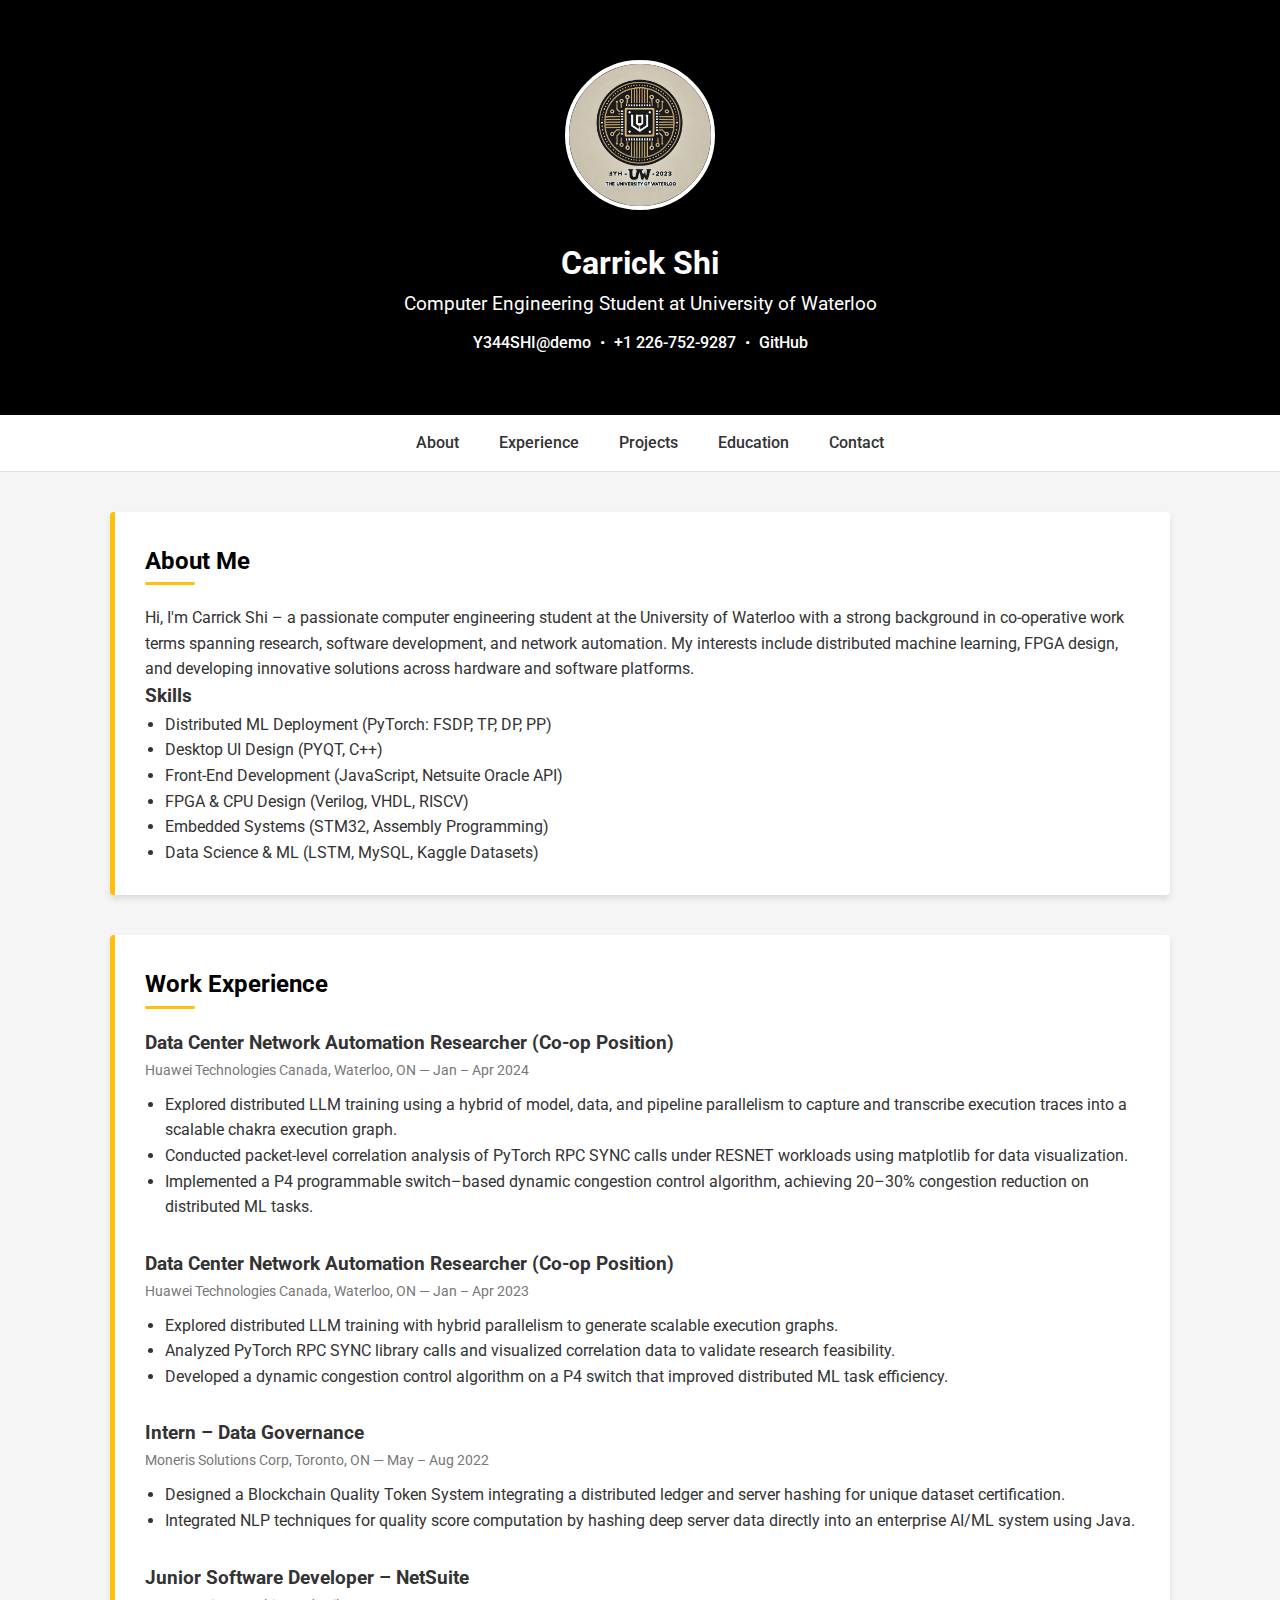
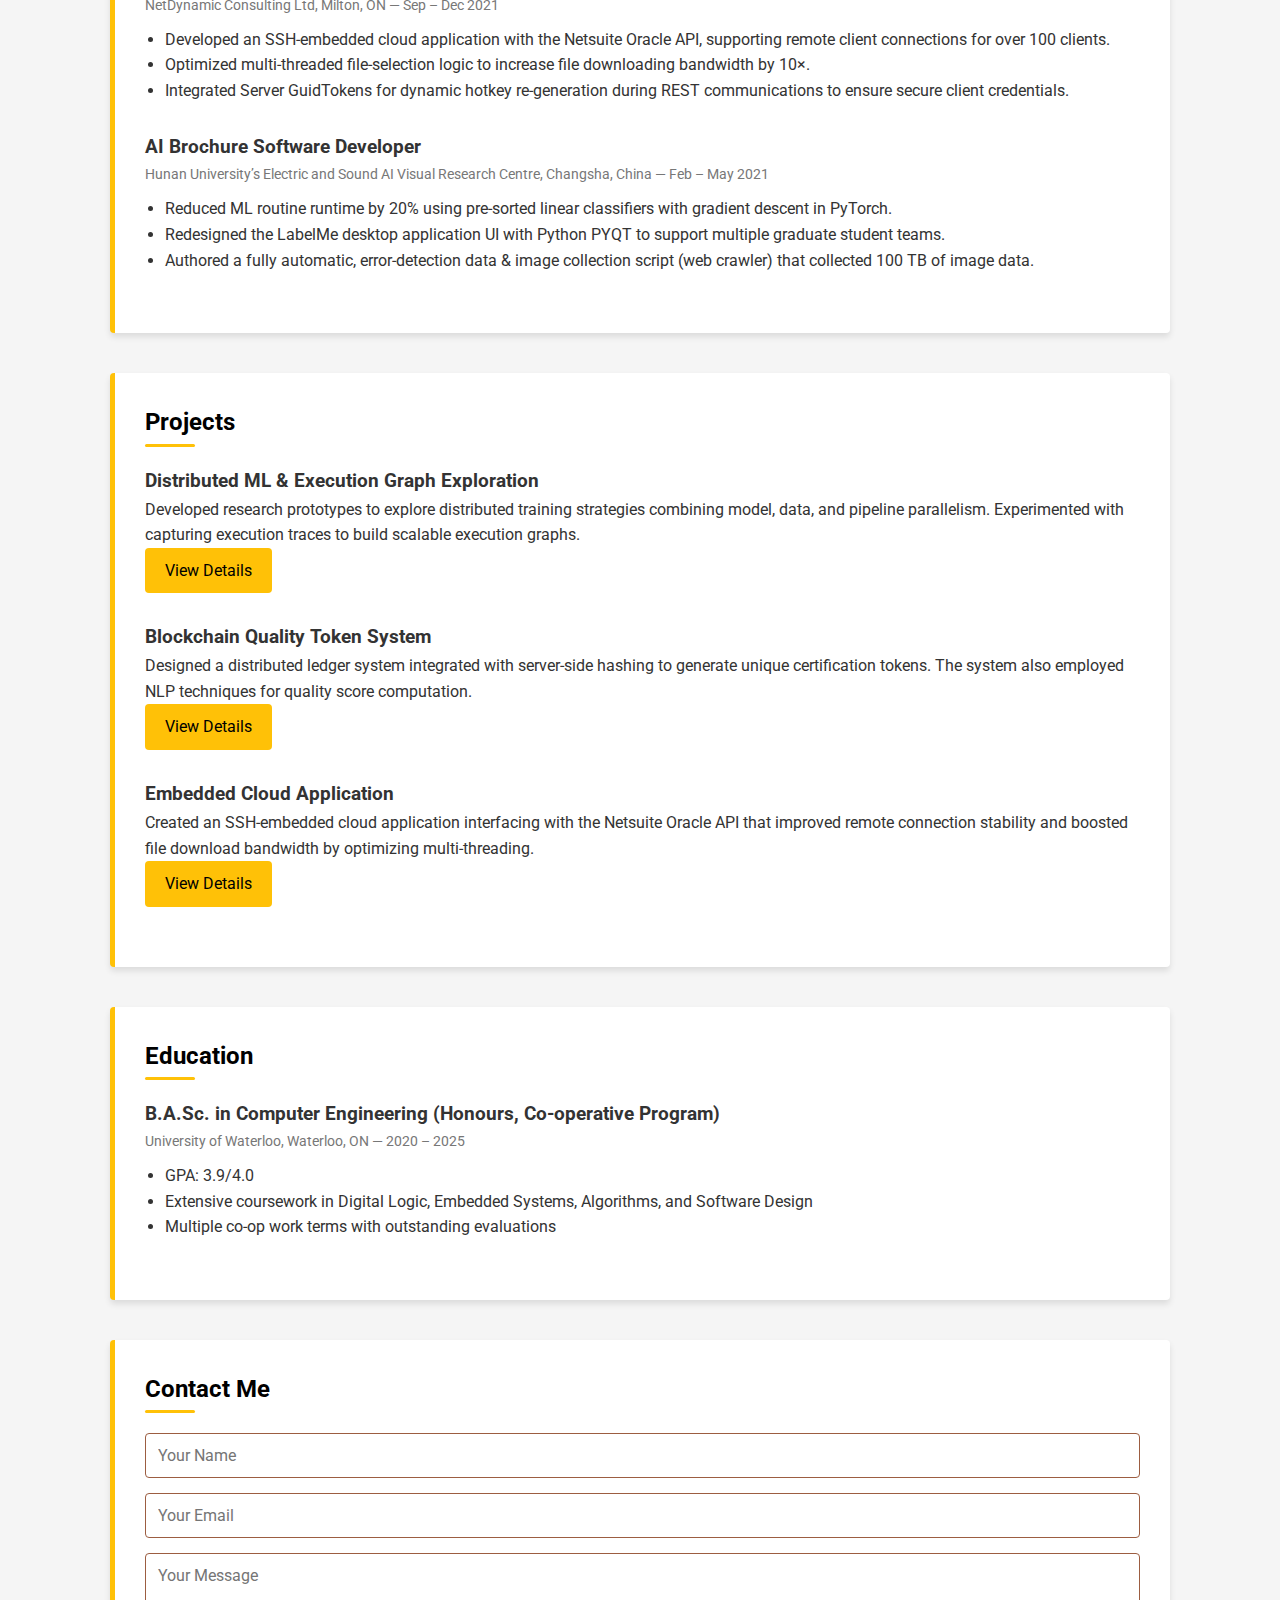
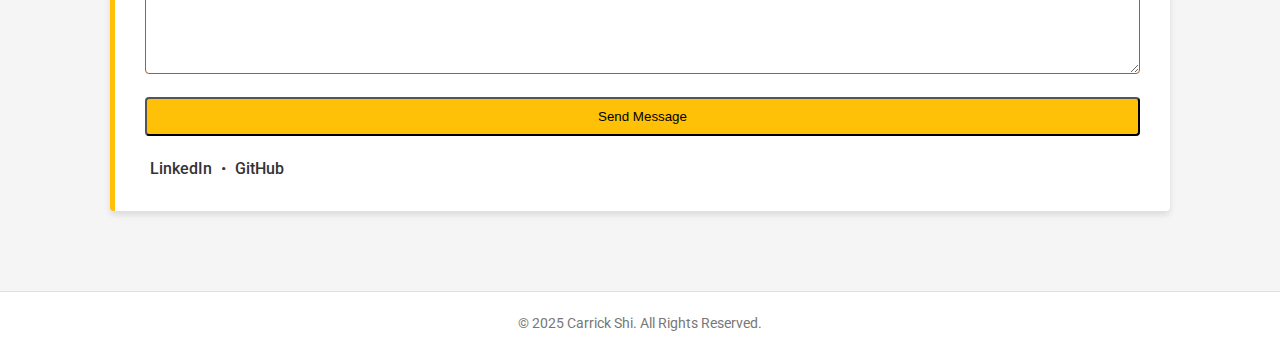
<file: index.html>
<!DOCTYPE html>
<html lang="en">
  <head>
    <meta charset="UTF-8" />
    <meta name="viewport" content="width=device-width, initial-scale=1.0" />
    <title>Carrick Shi | Computer Engineering Portfolio</title>
    <!-- Google Fonts for a modern look -->
    <link rel="preconnect" href="https://fonts.googleapis.com" />
    <link rel="preconnect" href="https://fonts.gstatic.com" crossorigin />
    <link
      href="https://fonts.googleapis.com/css2?family=Roboto:wght@300;400;500;700&display=swap"
      rel="stylesheet"
    />
    <style>
      /* Base & Reset */
      * {
        margin: 0;
        padding: 0;
        box-sizing: border-box;
      }
      html {
        scroll-behavior: smooth;
      }
      body {
        font-family: 'Roboto', sans-serif;
        background-color: #f5f5f5; /* light grey background */
        color: #333;
        line-height: 1.6;
      }
      /* HEADER */
      header {
        background: #000; /* black */
        color: #fff;
        padding: 60px 20px;
        text-align: center;
      }
      .header-content {
        max-width: 800px;
        margin: 0 auto;
      }
      .profile-pic {
        width: 150px;
        height: 150px;
        border-radius: 50%;
        object-fit: cover;
        border: 4px solid #fff;
        margin-bottom: 20px;
      }
      .tagline {
        font-size: 1.2rem;
        margin-bottom: 10px;
      }
      .contact-info a {
        color: #fff;
        text-decoration: none;
        margin: 0 5px;
        font-weight: 500;
        transition: opacity 0.3s ease;
      }
      .contact-info a:hover {
        opacity: 0.8;
      }
      /* NAVIGATION */
      nav {
        background-color: #fff;
        border-bottom: 1px solid #e0e0e0;
      }
      .nav-links {
        list-style: none;
        display: flex;
        justify-content: center;
        padding: 15px 0;
      }
      .nav-links li {
        margin: 0 20px;
      }
      .nav-links a {
        color: #333;
        text-decoration: none;
        font-weight: 500;
        transition: color 0.3s ease;
      }
      .nav-links a:hover {
        color: #FFC107; /* yellow accent */
      }
      /* MAIN CONTENT & CARDS */
      main {
        padding: 40px 20px;
        max-width: 1100px;
        margin: 0 auto;
      }
      .card {
        background-color: #fff;
        border-left: 5px solid #FFC107;
        border-radius: 4px;
        padding: 30px;
        margin-bottom: 40px;
        box-shadow: 0 4px 6px rgba(0, 0, 0, 0.1);
      }
      .card h2 {
        margin-bottom: 20px;
        color: #000;
        position: relative;
        padding-bottom: 5px;
      }
      .card h2::after {
        content: "";
        position: absolute;
        left: 0;
        bottom: 0;
        width: 50px;
        height: 3px;
        background-color: #FFC107;
        border-radius: 2px;
      }
      /* List Styles */
      ul,
      .skills {
        margin-left: 20px;
        list-style-type: disc;
      }
      /* Job, Education & Project Items */
      .job,
      .education-item,
      .project {
        margin-bottom: 30px;
      }
      .job-meta,
      .edu-meta {
        font-size: 0.9rem;
        color: #777;
        margin-bottom: 10px;
      }
      /* Project Links & Buttons */
      .project-link,
      #contact button {
        background: #FFC107;
        color: #000;
        padding: 10px 20px;
        border-radius: 4px;
        text-decoration: none;
        display: inline-block;
        transition: background 0.3s ease, transform 0.3s ease;
      }
      .project-link:hover,
      #contact button:hover {
        background: #FFB300;
        transform: translateY(-2px);
      }
      /* Contact Form */
      #contact form {
        display: flex;
        flex-direction: column;
      }
      .form-group {
        margin-bottom: 15px;
      }
      #contact input[type="text"],
      #contact input[type="email"],
      #contact textarea {
        width: 100%;
        padding: 12px;
        border: 1px solid #9c5d41;
        border-radius: 4px;
        font-family: inherit;
        font-size: 1rem;
        transition: border-color 0.3s ease;
      }
      #contact input[type="text"]:focus,
      #contact input[type="email"]:focus,
      #contact textarea:focus {
        border-color: #FFC107;
        outline: none;
      }
      /* Social Links */
      .social {
        margin-top: 20px;
      }
      .social a {
        color: #333;
        text-decoration: none;
        font-weight: 500;
        margin: 0 5px;
        transition: color 0.3s ease;
      }
      .social a:hover {
        color: #FFC107;
      }
      /* FOOTER */
      footer {
        text-align: center;
        padding: 20px;
        background-color: #fff;
        color: #777;
        font-size: 0.9rem;
        border-top: 1px solid #e0e0e0;
      }
      /* Responsive */
      @media (max-width: 768px) {
        .nav-links {
          flex-direction: column;
        }
        .nav-links li {
          margin: 10px 0;
        }
        .card {
          padding: 20px;
        }
      }
    </style>
  </head>
  <body>
    <!-- HEADER -->
    <header>
      <div class="header-content">
        <img src="profile.jpg" alt="Carrick Shi" class="profile-pic" />
        <h1>Carrick Shi</h1>
        <p class="tagline">Computer Engineering Student at University of Waterloo</p>
        <div class="contact-info">
          <a href="mailto:Y344SHI@demo">Y344SHI@demo</a> &bull;
          <a href="tel:+12267529287">+1 226-752-9287</a> &bull;
          <a href="https://github.com/Y344SHI" target="_blank">GitHub</a>
        </div>
      </div>
    </header>
  
    <!-- NAVIGATION -->
    <nav>
      <ul class="nav-links">
        <li><a href="#about">About</a></li>
        <li><a href="#experience">Experience</a></li>
        <li><a href="#projects">Projects</a></li>
        <li><a href="#education">Education</a></li>
        <li><a href="#contact">Contact</a></li>
      </ul>
    </nav>
  
    <!-- MAIN CONTENT -->
    <main>
      <!-- About Section -->
      <section id="about" class="card">
        <h2>About Me</h2>
        <p>
          Hi, I'm Carrick Shi – a passionate computer engineering student at the University of Waterloo with a strong background in co-operative work terms spanning research, software development, and network automation. My interests include distributed machine learning, FPGA design, and developing innovative solutions across hardware and software platforms.
        </p>
        <h3>Skills</h3>
        <ul class="skills">
          <li>Distributed ML Deployment (PyTorch: FSDP, TP, DP, PP)</li>
          <li>Desktop UI Design (PYQT, C++)</li>
          <li>Front-End Development (JavaScript, Netsuite Oracle API)</li>
          <li>FPGA & CPU Design (Verilog, VHDL, RISCV)</li>
          <li>Embedded Systems (STM32, Assembly Programming)</li>
          <li>Data Science & ML (LSTM, MySQL, Kaggle Datasets)</li>
        </ul>
      </section>
  
      <!-- Experience Section -->
      <section id="experience" class="card">
        <h2>Work Experience</h2>
  
        <!-- Huawei - Latest -->
        <div class="job">
          <h3>Data Center Network Automation Researcher (Co-op Position)</h3>
          <p class="job-meta">
            Huawei Technologies Canada, Waterloo, ON &mdash; <span>Jan – Apr 2024</span>
          </p>
          <ul>
            <li>
              Explored distributed LLM training using a hybrid of model, data, and pipeline parallelism to capture and transcribe execution traces into a scalable chakra execution graph.
            </li>
            <li>
              Conducted packet-level correlation analysis of PyTorch RPC SYNC calls under RESNET workloads using matplotlib for data visualization.
            </li>
            <li>
              Implemented a P4 programmable switch–based dynamic congestion control algorithm, achieving 20–30% congestion reduction on distributed ML tasks.
            </li>
          </ul>
        </div>
  
        <!-- Huawei - Previous -->
        <div class="job">
          <h3>Data Center Network Automation Researcher (Co-op Position)</h3>
          <p class="job-meta">
            Huawei Technologies Canada, Waterloo, ON &mdash; <span>Jan – Apr 2023</span>
          </p>
          <ul>
            <li>
              Explored distributed LLM training with hybrid parallelism to generate scalable execution graphs.
            </li>
            <li>
              Analyzed PyTorch RPC SYNC library calls and visualized correlation data to validate research feasibility.
            </li>
            <li>
              Developed a dynamic congestion control algorithm on a P4 switch that improved distributed ML task efficiency.
            </li>
          </ul>
        </div>
  
        <!-- Moneris -->
        <div class="job">
          <h3>Intern – Data Governance</h3>
          <p class="job-meta">
            Moneris Solutions Corp, Toronto, ON &mdash; <span>May – Aug 2022</span>
          </p>
          <ul>
            <li>
              Designed a Blockchain Quality Token System integrating a distributed ledger and server hashing for unique dataset certification.
            </li>
            <li>
              Integrated NLP techniques for quality score computation by hashing deep server data directly into an enterprise AI/ML system using Java.
            </li>
          </ul>
        </div>
  
        <!-- NetDynamic Consulting -->
        <div class="job">
          <h3>Junior Software Developer – NetSuite</h3>
          <p class="job-meta">
            NetDynamic Consulting Ltd, Milton, ON &mdash; <span>Sep – Dec 2021</span>
          </p>
          <ul>
            <li>
              Developed an SSH-embedded cloud application with the Netsuite Oracle API, supporting remote client connections for over 100 clients.
            </li>
            <li>
              Optimized multi-threaded file-selection logic to increase file downloading bandwidth by 10×.
            </li>
            <li>
              Integrated Server GuidTokens for dynamic hotkey re-generation during REST communications to ensure secure client credentials.
            </li>
          </ul>
        </div>
  
        <!-- Hunan University -->
        <div class="job">
          <h3>AI Brochure Software Developer</h3>
          <p class="job-meta">
            Hunan University’s Electric and Sound AI Visual Research Centre, Changsha, China &mdash; <span>Feb – May 2021</span>
          </p>
          <ul>
            <li>
              Reduced ML routine runtime by 20% using pre-sorted linear classifiers with gradient descent in PyTorch.
            </li>
            <li>
              Redesigned the LabelMe desktop application UI with Python PYQT to support multiple graduate student teams.
            </li>
            <li>
              Authored a fully automatic, error-detection data &amp; image collection script (web crawler) that collected 100 TB of image data.
            </li>
          </ul>
        </div>
      </section>
  
      <!-- Projects Section -->
      <section id="projects" class="card">
        <h2>Projects</h2>
  
        <div class="project">
          <h3>Distributed ML &amp; Execution Graph Exploration</h3>
          <p>
            Developed research prototypes to explore distributed training strategies combining model, data, and pipeline parallelism. Experimented with capturing execution traces to build scalable execution graphs.
          </p>
          <a href="distributed-ml.html" class="project-link" target="_blank">View Details</a>
        </div>
  
        <div class="project">
          <h3>Blockchain Quality Token System</h3>
          <p>
            Designed a distributed ledger system integrated with server-side hashing to generate unique certification tokens. The system also employed NLP techniques for quality score computation.
          </p>
          <a href="blockchain-quality.html" class="project-link" target="_blank">View Details</a>
        </div>
  
        <div class="project">
          <h3>Embedded Cloud Application</h3>
          <p>
            Created an SSH-embedded cloud application interfacing with the Netsuite Oracle API that improved remote connection stability and boosted file download bandwidth by optimizing multi-threading.
          </p>
          <a href="embedded-cloud.html" class="project-link" target="_blank">View Details</a>
        </div>
      </section>
  
      <!-- Education Section -->
      <section id="education" class="card">
        <h2>Education</h2>
        <div class="education-item">
          <h3>B.A.Sc. in Computer Engineering (Honours, Co-operative Program)</h3>
          <p class="edu-meta">
            University of Waterloo, Waterloo, ON &mdash; <span>2020 – 2025</span>
          </p>
          <ul>
            <li>GPA: 3.9/4.0</li>
            <li>Extensive coursework in Digital Logic, Embedded Systems, Algorithms, and Software Design</li>
            <li>Multiple co-op work terms with outstanding evaluations</li>
          </ul>
        </div>
      </section>
  
      <!-- Contact Section -->
      <section id="contact" class="card">
        <h2>Contact Me</h2>
        <form action="mailto:Y344SHI@uwaterloo.ca" method="post" enctype="text/plain">
          <div class="form-group">
            <input type="text" name="name" placeholder="Your Name" required />
          </div>
          <div class="form-group">
            <input type="email" name="email" placeholder="Your Email" required />
          </div>
          <div class="form-group">
            <textarea name="message" placeholder="Your Message" rows="5" required></textarea>
          </div>
          <button type="submit">Send Message</button>
        </form>
        <div class="social">
          <p>
            <a href="https://www.linkedin.com/in/your-linkedin-profile" target="_blank">LinkedIn</a>
            &bull;
            <a href="https://github.com/Y344SHI" target="_blank">GitHub</a>
          </p>
        </div>
      </section>
    </main>
  
    <!-- FOOTER -->
    <footer>
      <p>&copy; 2025 Carrick Shi. All Rights Reserved.</p>
    </footer>
  </body>
</html>
</file>
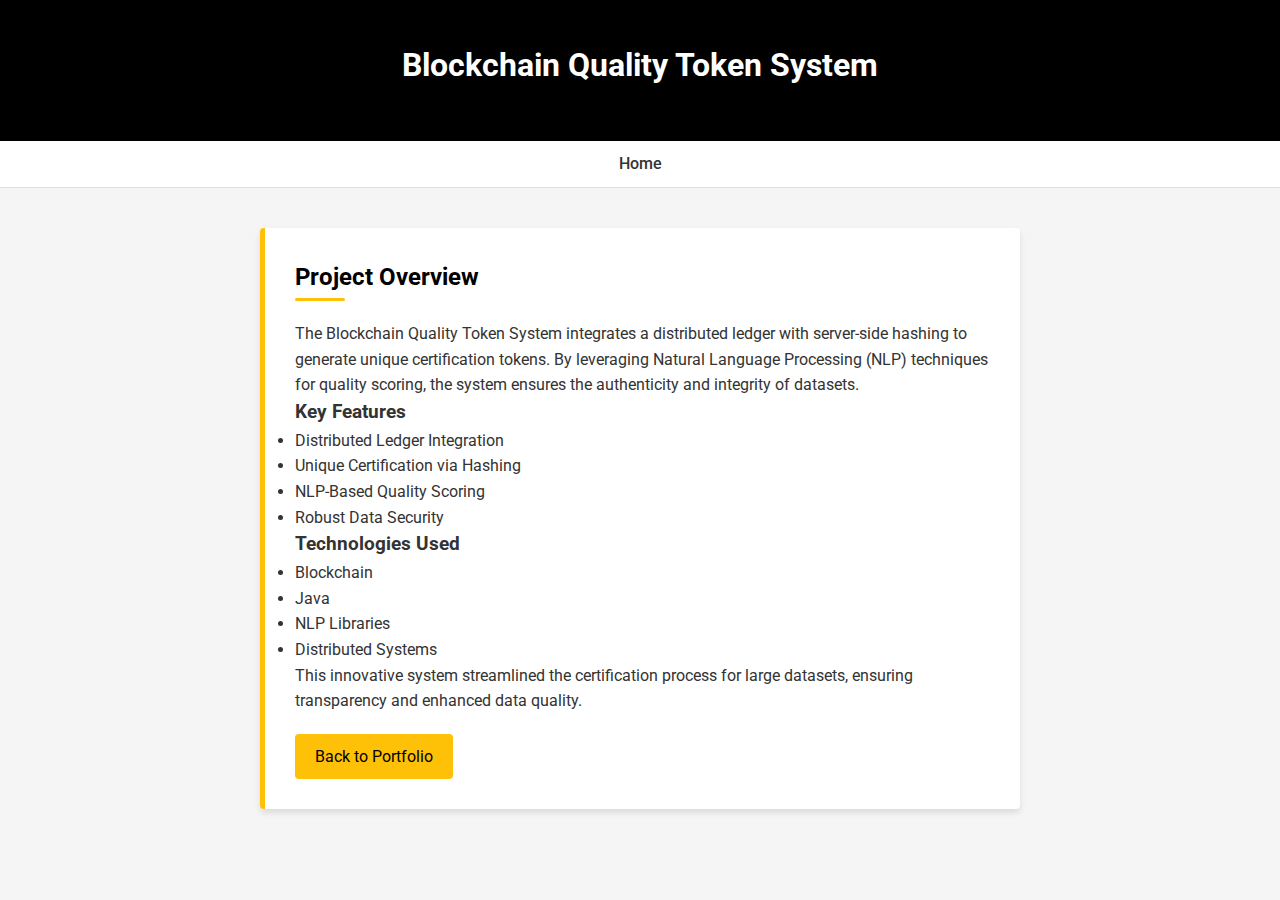
<file: blockchain-quality.html>
<!DOCTYPE html>
<html lang="en">
  <head>
    <meta charset="UTF-8" />
    <meta name="viewport" content="width=device-width, initial-scale=1.0" />
    <title>Blockchain Quality Token System</title>
    <!-- Google Fonts for a modern look -->
    <link rel="preconnect" href="https://fonts.googleapis.com" />
    <link rel="preconnect" href="https://fonts.gstatic.com" crossorigin />
    <link
      href="https://fonts.googleapis.com/css2?family=Roboto:wght@300;400;500;700&display=swap"
      rel="stylesheet"
    />
    <style>
      /* Reuse similar styling as index.html */
      * {
        margin: 0;
        padding: 0;
        box-sizing: border-box;
      }
      html {
        scroll-behavior: smooth;
      }
      body {
        font-family: 'Roboto', sans-serif;
        background-color: #f5f5f5;
        color: #333;
        line-height: 1.6;
      }
      header {
        background: #000;
        color: #fff;
        padding: 40px 20px;
        text-align: center;
      }
      header h1 {
        font-size: 2rem;
        margin-bottom: 10px;
      }
      nav {
        background-color: #fff;
        border-bottom: 1px solid #e0e0e0;
      }
      .nav-links {
        list-style: none;
        display: flex;
        justify-content: center;
        padding: 10px 0;
      }
      .nav-links li {
        margin: 0 15px;
      }
      .nav-links a {
        color: #333;
        text-decoration: none;
        font-weight: 500;
        transition: color 0.3s ease;
      }
      .nav-links a:hover {
        color: #FFC107;
      }
      main {
        padding: 40px 20px;
        max-width: 800px;
        margin: 0 auto;
      }
      .card {
        background-color: #fff;
        border-left: 5px solid #FFC107;
        border-radius: 4px;
        padding: 30px;
        box-shadow: 0 4px 6px rgba(0, 0, 0, 0.1);
      }
      .card h2 {
        margin-bottom: 20px;
        color: #000;
        position: relative;
        padding-bottom: 5px;
      }
      .card h2::after {
        content: "";
        position: absolute;
        left: 0;
        bottom: 0;
        width: 50px;
        height: 3px;
        background-color: #FFC107;
        border-radius: 2px;
      }
      .back-link {
        display: inline-block;
        margin-top: 20px;
        background: #FFC107;
        color: #000;
        padding: 10px 20px;
        border-radius: 4px;
        text-decoration: none;
        transition: background 0.3s ease, transform 0.3s ease;
      }
      .back-link:hover {
        background: #FFB300;
        transform: translateY(-2px);
      }
    </style>
  </head>
  <body>
    <header>
      <h1>Blockchain Quality Token System</h1>
    </header>
    <nav>
      <ul class="nav-links">
        <li><a href="index.html">Home</a></li>
      </ul>
    </nav>
    <main>
      <div class="card">
        <h2>Project Overview</h2>
        <p>
          The Blockchain Quality Token System integrates a distributed ledger with server-side hashing to generate unique certification tokens. By leveraging Natural Language Processing (NLP) techniques for quality scoring, the system ensures the authenticity and integrity of datasets.
        </p>
        <h3>Key Features</h3>
        <ul>
          <li>Distributed Ledger Integration</li>
          <li>Unique Certification via Hashing</li>
          <li>NLP-Based Quality Scoring</li>
          <li>Robust Data Security</li>
        </ul>
        <h3>Technologies Used</h3>
        <ul>
          <li>Blockchain</li>
          <li>Java</li>
          <li>NLP Libraries</li>
          <li>Distributed Systems</li>
        </ul>
        <p>
          This innovative system streamlined the certification process for large datasets, ensuring transparency and enhanced data quality.
        </p>
        <a href="index.html" class="back-link">Back to Portfolio</a>
      </div>
    </main>
  </body>
</html>
</file>
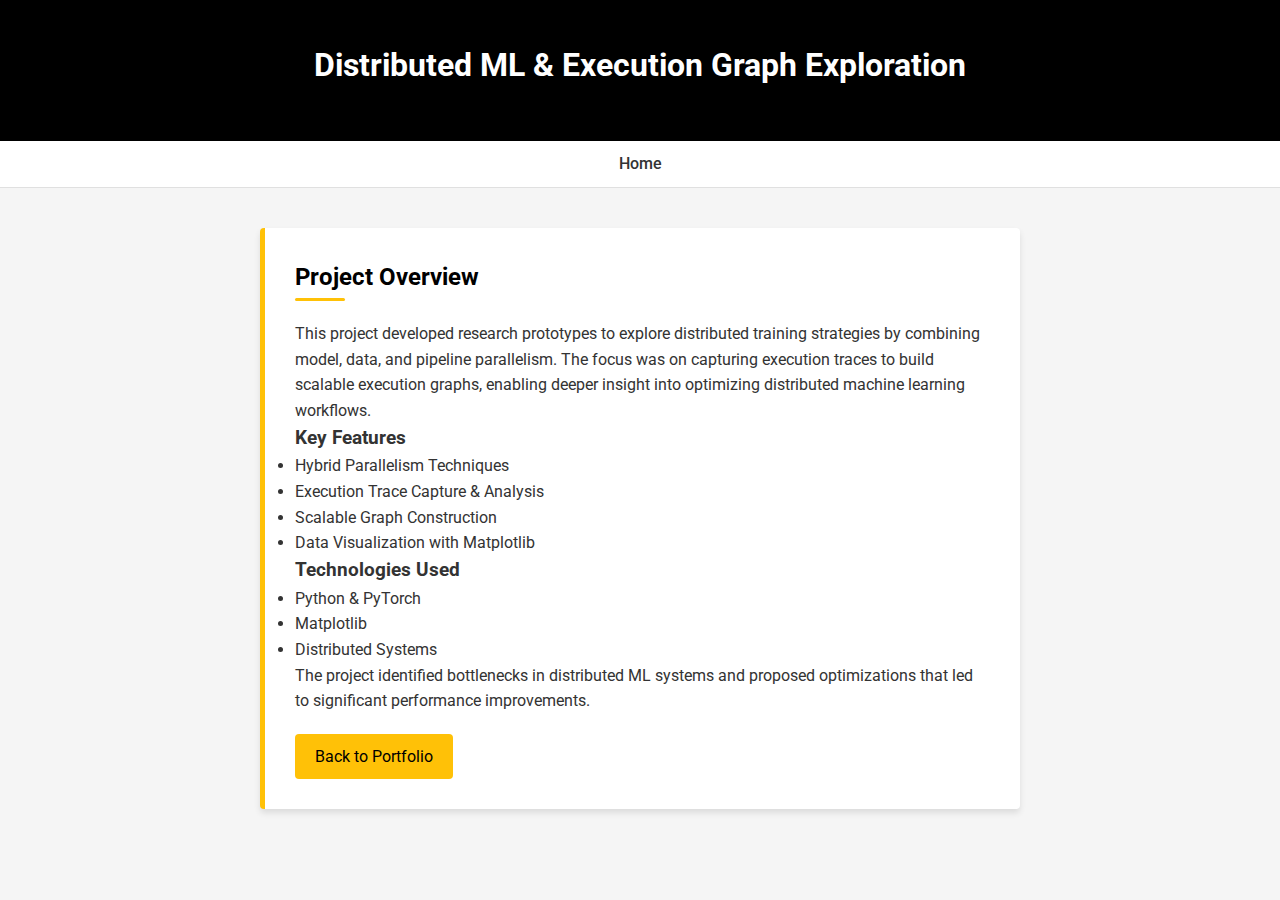
<file: distributed-ml.html>
<!DOCTYPE html>
<html lang="en">
  <head>
    <meta charset="UTF-8" />
    <meta name="viewport" content="width=device-width, initial-scale=1.0" />
    <title>Distributed ML & Execution Graph Exploration</title>
    <!-- Google Fonts for a modern look -->
    <link rel="preconnect" href="https://fonts.googleapis.com" />
    <link rel="preconnect" href="https://fonts.gstatic.com" crossorigin />
    <link
      href="https://fonts.googleapis.com/css2?family=Roboto:wght@300;400;500;700&display=swap"
      rel="stylesheet"
    />
    <style>
      /* Reuse similar styling as index.html */
      * {
        margin: 0;
        padding: 0;
        box-sizing: border-box;
      }
      html {
        scroll-behavior: smooth;
      }
      body {
        font-family: 'Roboto', sans-serif;
        background-color: #f5f5f5;
        color: #333;
        line-height: 1.6;
      }
      header {
        background: #000;
        color: #fff;
        padding: 40px 20px;
        text-align: center;
      }
      header h1 {
        font-size: 2rem;
        margin-bottom: 10px;
      }
      nav {
        background-color: #fff;
        border-bottom: 1px solid #e0e0e0;
      }
      .nav-links {
        list-style: none;
        display: flex;
        justify-content: center;
        padding: 10px 0;
      }
      .nav-links li {
        margin: 0 15px;
      }
      .nav-links a {
        color: #333;
        text-decoration: none;
        font-weight: 500;
        transition: color 0.3s ease;
      }
      .nav-links a:hover {
        color: #FFC107;
      }
      main {
        padding: 40px 20px;
        max-width: 800px;
        margin: 0 auto;
      }
      .card {
        background-color: #fff;
        border-left: 5px solid #FFC107;
        border-radius: 4px;
        padding: 30px;
        box-shadow: 0 4px 6px rgba(0, 0, 0, 0.1);
      }
      .card h2 {
        margin-bottom: 20px;
        color: #000;
        position: relative;
        padding-bottom: 5px;
      }
      .card h2::after {
        content: "";
        position: absolute;
        left: 0;
        bottom: 0;
        width: 50px;
        height: 3px;
        background-color: #FFC107;
        border-radius: 2px;
      }
      .back-link {
        display: inline-block;
        margin-top: 20px;
        background: #FFC107;
        color: #000;
        padding: 10px 20px;
        border-radius: 4px;
        text-decoration: none;
        transition: background 0.3s ease, transform 0.3s ease;
      }
      .back-link:hover {
        background: #FFB300;
        transform: translateY(-2px);
      }
    </style>
  </head>
  <body>
    <header>
      <h1>Distributed ML & Execution Graph Exploration</h1>
    </header>
    <nav>
      <ul class="nav-links">
        <li><a href="index.html">Home</a></li>
      </ul>
    </nav>
    <main>
      <div class="card">
        <h2>Project Overview</h2>
        <p>
          This project developed research prototypes to explore distributed training strategies by combining model, data, and pipeline parallelism. The focus was on capturing execution traces to build scalable execution graphs, enabling deeper insight into optimizing distributed machine learning workflows.
        </p>
        <h3>Key Features</h3>
        <ul>
          <li>Hybrid Parallelism Techniques</li>
          <li>Execution Trace Capture & Analysis</li>
          <li>Scalable Graph Construction</li>
          <li>Data Visualization with Matplotlib</li>
        </ul>
        <h3>Technologies Used</h3>
        <ul>
          <li>Python &amp; PyTorch</li>
          <li>Matplotlib</li>
          <li>Distributed Systems</li>
        </ul>
        <p>
          The project identified bottlenecks in distributed ML systems and proposed optimizations that led to significant performance improvements.
        </p>
        <a href="index.html" class="back-link">Back to Portfolio</a>
      </div>
    </main>
  </body>
</html>
</file>
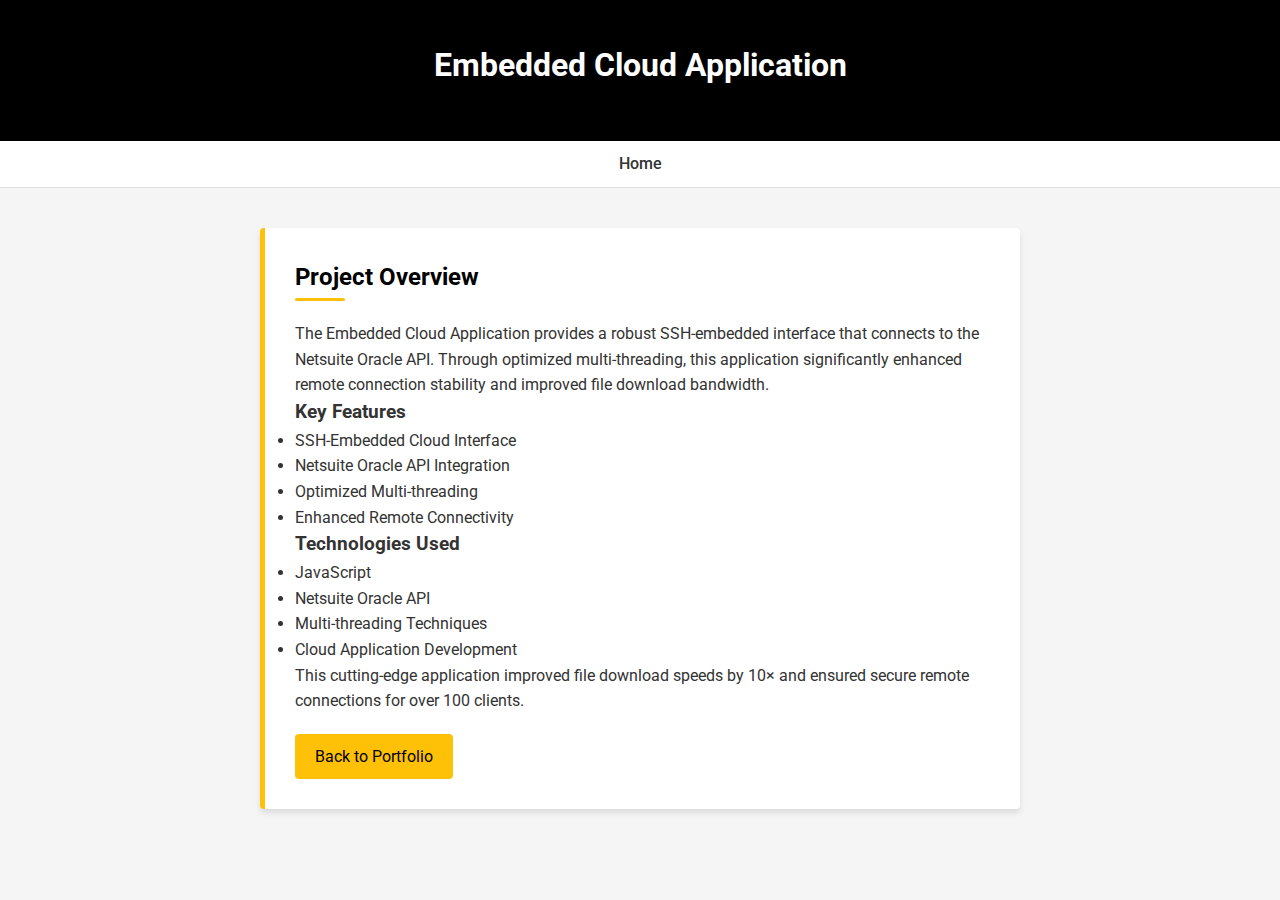
<file: embedded-cloud.html>
<!DOCTYPE html>
<html lang="en">
  <head>
    <meta charset="UTF-8" />
    <meta name="viewport" content="width=device-width, initial-scale=1.0" />
    <title>Embedded Cloud Application</title>
    <!-- Google Fonts for a modern look -->
    <link rel="preconnect" href="https://fonts.googleapis.com" />
    <link rel="preconnect" href="https://fonts.gstatic.com" crossorigin />
    <link
      href="https://fonts.googleapis.com/css2?family=Roboto:wght@300;400;500;700&display=swap"
      rel="stylesheet"
    />
    <style>
      /* Reuse similar styling as index.html */
      * {
        margin: 0;
        padding: 0;
        box-sizing: border-box;
      }
      html {
        scroll-behavior: smooth;
      }
      body {
        font-family: 'Roboto', sans-serif;
        background-color: #f5f5f5;
        color: #333;
        line-height: 1.6;
      }
      header {
        background: #000;
        color: #fff;
        padding: 40px 20px;
        text-align: center;
      }
      header h1 {
        font-size: 2rem;
        margin-bottom: 10px;
      }
      nav {
        background-color: #fff;
        border-bottom: 1px solid #e0e0e0;
      }
      .nav-links {
        list-style: none;
        display: flex;
        justify-content: center;
        padding: 10px 0;
      }
      .nav-links li {
        margin: 0 15px;
      }
      .nav-links a {
        color: #333;
        text-decoration: none;
        font-weight: 500;
        transition: color 0.3s ease;
      }
      .nav-links a:hover {
        color: #FFC107;
      }
      main {
        padding: 40px 20px;
        max-width: 800px;
        margin: 0 auto;
      }
      .card {
        background-color: #fff;
        border-left: 5px solid #FFC107;
        border-radius: 4px;
        padding: 30px;
        box-shadow: 0 4px 6px rgba(0, 0, 0, 0.1);
      }
      .card h2 {
        margin-bottom: 20px;
        color: #000;
        position: relative;
        padding-bottom: 5px;
      }
      .card h2::after {
        content: "";
        position: absolute;
        left: 0;
        bottom: 0;
        width: 50px;
        height: 3px;
        background-color: #FFC107;
        border-radius: 2px;
      }
      .back-link {
        display: inline-block;
        margin-top: 20px;
        background: #FFC107;
        color: #000;
        padding: 10px 20px;
        border-radius: 4px;
        text-decoration: none;
        transition: background 0.3s ease, transform 0.3s ease;
      }
      .back-link:hover {
        background: #FFB300;
        transform: translateY(-2px);
      }
    </style>
  </head>
  <body>
    <header>
      <h1>Embedded Cloud Application</h1>
    </header>
    <nav>
      <ul class="nav-links">
        <li><a href="index.html">Home</a></li>
      </ul>
    </nav>
    <main>
      <div class="card">
        <h2>Project Overview</h2>
        <p>
          The Embedded Cloud Application provides a robust SSH-embedded interface that connects to the Netsuite Oracle API. Through optimized multi-threading, this application significantly enhanced remote connection stability and improved file download bandwidth.
        </p>
        <h3>Key Features</h3>
        <ul>
          <li>SSH-Embedded Cloud Interface</li>
          <li>Netsuite Oracle API Integration</li>
          <li>Optimized Multi-threading</li>
          <li>Enhanced Remote Connectivity</li>
        </ul>
        <h3>Technologies Used</h3>
        <ul>
          <li>JavaScript</li>
          <li>Netsuite Oracle API</li>
          <li>Multi-threading Techniques</li>
          <li>Cloud Application Development</li>
        </ul>
        <p>
          This cutting-edge application improved file download speeds by 10× and ensured secure remote connections for over 100 clients.
        </p>
        <a href="index.html" class="back-link">Back to Portfolio</a>
      </div>
    </main>
  </body>
</html>
</file>
